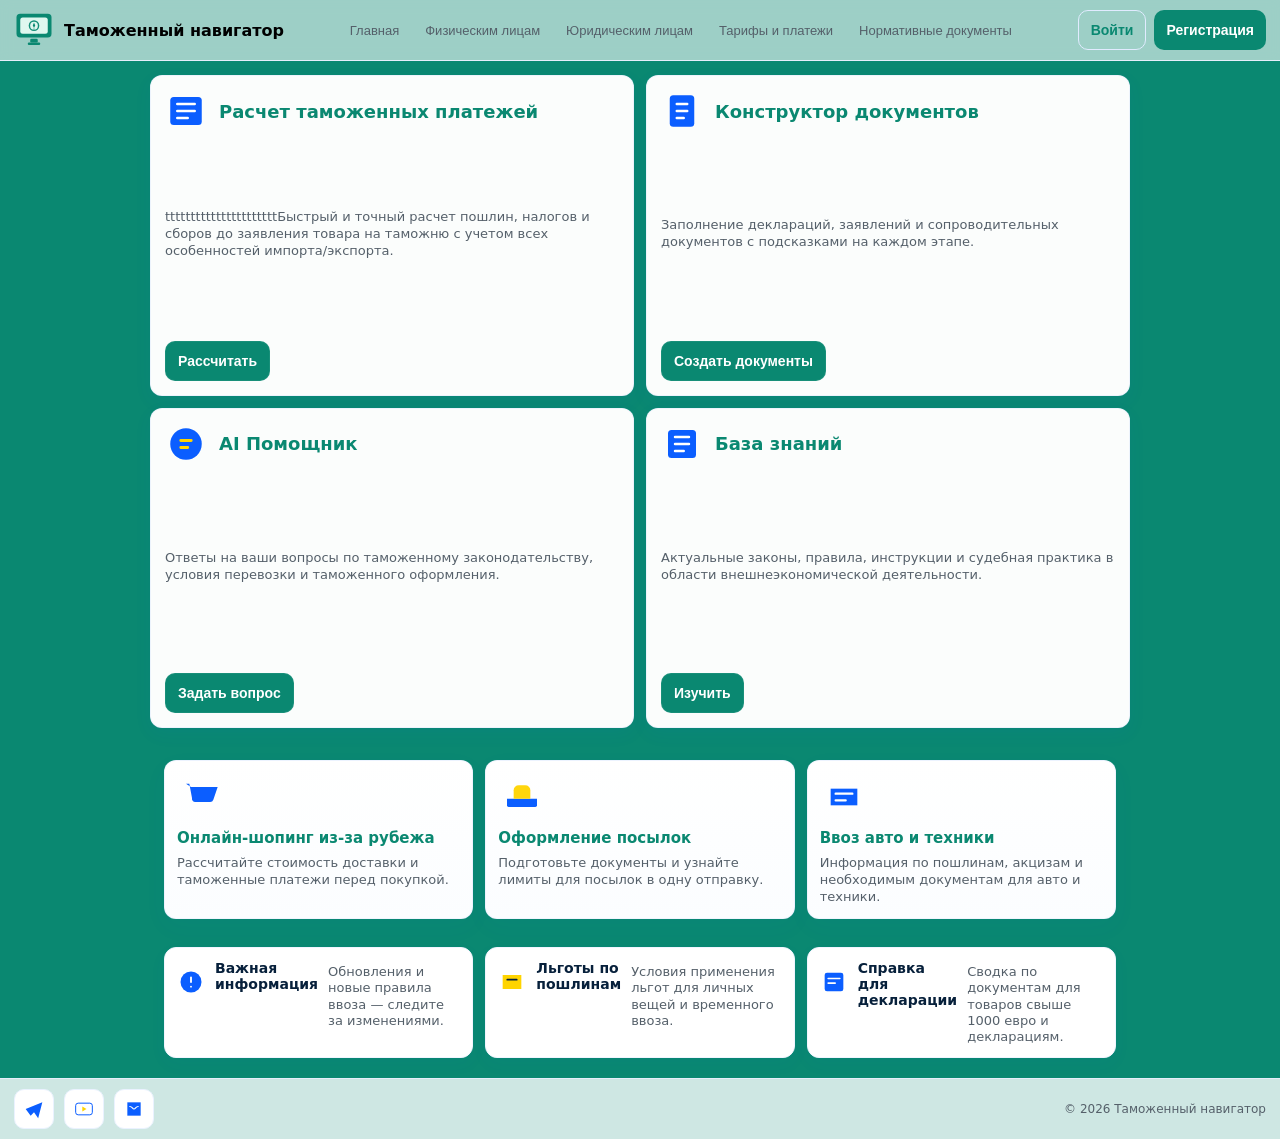
<file: index.html>
<!doctype html>
<html lang="ru">
<head>
  <meta charset="utf-8" />
  <meta name="viewport" content="width=device-width,initial-scale=1,viewport-fit=cover" />
  <title>Таможенный сервис — главная</title>
  <link rel="stylesheet" href="styles.css" />
  <script type="module" src="app.js" defer></script>
</head>
<body>
  <header class="topbar">
    <div class="brand">
      <svg class="logo" viewBox="0 0 64 64" aria-hidden>
        <!-- green monitor with compass -->
        <rect x="4" y="6" width="56" height="38" rx="6" fill="#0A8871" />
        <rect x="10" y="12" width="44" height="26" rx="4" fill="#dff7ef" />
        <!-- monitor stand -->
        <rect x="26" y="46" width="12" height="6" rx="2" fill="#0A8871" />
        <rect x="22" y="52" width="20" height="4" rx="2" fill="#0A8871" />
        <!-- compass circle centered in screen -->
        <g transform="translate(0,0)">
          <circle cx="32" cy="25" r="8.5" fill="#0A8871" opacity="0.95"/>
          <circle cx="32" cy="25" r="6.2" fill="#dff7ef"/>
          <!-- compass needle -->
          <g transform="translate(32,25)">
            <path d="M0 -5 L2 0 L0 2 L-2 0 Z" fill="#0A8871"/>
            <path d="M0 5 L0 -2" stroke="#0A8871" stroke-width="0.8" stroke-linecap="round"/>
          </g>
          <!-- center dot -->
          <circle cx="32" cy="25" r="1.2" fill="#0A8871"/>
        </g>
      </svg>
      <span class="brand-name">Таможенный навигатор</span>
    </div>

    <nav class="nav" role="navigation" aria-label="Главное меню">
      <button class="nav-item" data-target="home">Главная</button>
      <button class="nav-item" data-target="individuals">Физическим лицам</button>
      <button class="nav-item" data-target="business">Юридическим лицам</button>
      <button class="nav-item" data-target="tariffs">Тарифы и платежи</button>
      <button class="nav-item" data-target="docs">Нормативные документы</button>
    </nav>

    <div class="auth">
      <button id="login" class="btn outline">Войти</button>
      <button id="signup" class="btn primary">Регистрация</button>
    </div>
  </header>

  <main class="content" id="content" role="main">
    <!-- Four main cards in a grid -->
    <section class="grid">
      <article class="card" id="calc">
        <div class="card-head">
          <svg class="icon" viewBox="0 0 24 24" aria-hidden>
            <rect x="3" y="4" width="18" height="16" rx="2" fill="#0B5EFF"/>
            <path d="M7 8h10M7 12h10M7 16h6" stroke="#fff" stroke-width="1.4" stroke-linecap="round"/>
          </svg>
          <h3>Расчет таможенных платежей</h3>
        </div>
        <p class="desc">ttttttttttttttttttttttБыстрый и точный расчет пошлин, налогов и сборов до заявления товара на таможню с учетом всех особенностей импорта/экспорта.</p>
        <div class="card-actions">
          <button class="btn yellow" id="start-calc">Рассчитать</button>
        </div>
      </article>

      <article class="card" id="docs">
        <div class="card-head">
          <svg class="icon" viewBox="0 0 24 24" aria-hidden>
            <rect x="5" y="3" width="14" height="18" rx="2" fill="#0B5EFF"/>
            <path d="M9 8h6M9 12h6M9 16h4" stroke="#fff" stroke-width="1.4" stroke-linecap="round"/>
          </svg>
          <h3>Конструктор документов</h3>
        </div>
        <p class="desc">Заполнение деклараций, заявлений и сопроводительных документов с подсказками на каждом этапе.</p>
        <div class="card-actions">
          <button class="btn yellow-outline" id="create-docs">Создать документы</button>
        </div>
      </article>

      <article class="card" id="ai">
        <div class="card-head">
          <svg class="icon" viewBox="0 0 24 24" aria-hidden>
            <circle cx="12" cy="12" r="9" fill="#0B5EFF"/>
            <path d="M9 10h6M9 14h4" stroke="#FFD400" stroke-width="1.6" stroke-linecap="round"/>
          </svg>
          <h3>AI Помощник</h3>
        </div>
        <p class="desc">Ответы на ваши вопросы по таможенному законодательству, условия перевозки и таможенного оформления.</p>
        <div class="card-actions">
          <button class="btn yellow" id="ask-ai">Задать вопрос</button>
        </div>
      </article>

      <article class="card" id="kb">
        <div class="card-head">
          <svg class="icon" viewBox="0 0 24 24" aria-hidden>
            <rect x="4" y="4" width="16" height="16" rx="2" fill="#0B5EFF"/>
            <path d="M8 8h8M8 12h8M8 16h5" stroke="#fff" stroke-width="1.4" stroke-linecap="round"/>
          </svg>
          <h3>База знаний</h3>
        </div>
        <p class="desc">Актуальные законы, правила, инструкции и судебная практика в области внешнеэкономической деятельности.</p>
        <div class="card-actions">
          <button class="btn yellow-outline" id="open-kb">Изучить</button>
        </div>
      </article>
    </section>
  </main>

  <!-- Additional service panel: three main sections -->
  <section class="services" aria-label="Услуги">
    <div class="services-grid">
      <article class="service">
        <div class="svc-icon" aria-hidden>
          <svg viewBox="0 0 24 24"><path d="M3 4h2l1.6 8.6A2 2 0 0 0 8.5 15h9a2 2 0 0 0 1.9-1.4L22 6H6" fill="#0B5EFF"/></svg>
        </div>
        <h4>Онлайн-шопинг из-за рубежа</h4>
        <p>Рассчитайте стоимость доставки и таможенные платежи перед покупкой.</p>
      </article>

      <article class="service">
        <div class="svc-icon" aria-hidden>
          <svg viewBox="0 0 24 24"><path d="M3 13h18v4a1 1 0 0 1-1 1H4a1 1 0 0 1-1-1v-4z" fill="#0B5EFF"/><path d="M7 13V8a3 3 0 0 1 3-3h4a3 3 0 0 1 3 3v5" fill="#FFD400" opacity="0.95"/></svg>
        </div>
        <h4>Оформление посылок</h4>
        <p>Подготовьте документы и узнайте лимиты для посылок в одну отправку.</p>
      </article>

      <article class="service">
        <div class="svc-icon" aria-hidden>
          <svg viewBox="0 0 24 24"><path d="M4 7h16v10H4z" fill="#0B5EFF"/><path d="M7 10h10M7 14h6" stroke="#fff" stroke-width="1.4" stroke-linecap="round" fill="none"/></svg>
        </div>
        <h4>Ввоз авто и техники</h4>
        <p>Информация по пошлинам, акцизам и необходимым документам для авто и техники.</p>
      </article>
    </div>
  </section>

  <!-- Additional info blocks -->
  <section class="info-blocks" aria-label="Информация">
    <div class="info-grid">
      <div class="info">
        <div class="info-icon" aria-hidden>
          <svg viewBox="0 0 24 24"><circle cx="12" cy="12" r="9" fill="#0B5EFF"/><path d="M12 8v4M12 16h.01" stroke="#fff" stroke-width="1.6" stroke-linecap="round"/></svg>
        </div>
        <h5>Важная информация</h5>
        <p>Обновления и новые правила ввоза — следите за изменениями.</p>
      </div>

      <div class="info">
        <div class="info-icon" aria-hidden>
          <svg viewBox="0 0 24 24"><path d="M4 6h16v12H4z" fill="#FFD400"/><path d="M8 10h8" stroke="#07203b" stroke-width="1.6" stroke-linecap="round"/></svg>
        </div>
        <h5>Льготы по пошлинам</h5>
        <p>Условия применения льгот для личных вещей и временного ввоза.</p>
      </div>

      <div class="info">
        <div class="info-icon" aria-hidden>
          <svg viewBox="0 0 24 24"><rect x="4" y="4" width="16" height="16" rx="2" fill="#0B5EFF"/><path d="M7 9h10M7 13h6" stroke="#fff" stroke-width="1.4" stroke-linecap="round" fill="none"/></svg>
        </div>
        <h5>Справка для декларации</h5>
        <p>Сводка по документам для товаров свыше 1000 евро и декларациям.</p>
      </div>
    </div>
  </section>

  <footer class="footer" role="contentinfo">
    <div class="socials" aria-label="Социальные сети">
      <a href="#" class="social" title="Telegram" aria-label="Telegram">
        <svg viewBox="0 0 24 24" aria-hidden><path d="M2 12l20-8-5 19-5-7-4 4z" fill="#0B5EFF"/></svg>
      </a>
      <a href="#" class="social" title="YouTube" aria-label="YouTube">
        <svg viewBox="0 0 24 24" aria-hidden><path d="M10 15l5-3-5-3z" fill="#FFD400"/><rect x="2" y="5" width="20" height="14" rx="3" stroke="#0B5EFF" stroke-width="1.2" fill="none"/></svg>
      </a>
      <a href="#" class="social" title="VK" aria-label="VK">
        <svg viewBox="0 0 24 24" aria-hidden><path d="M4 4h16v16H4z" fill="#0B5EFF"/><path d="M7 9c3 0 3 3 5 3s2-3 5-3" stroke="#fff" stroke-width="1.4" stroke-linecap="round" fill="none"/></svg>
      </a>
    </div>
    <div class="small">© 2026 Таможенный навигатор</div>
  </footer>
</body>
</html>
</file>
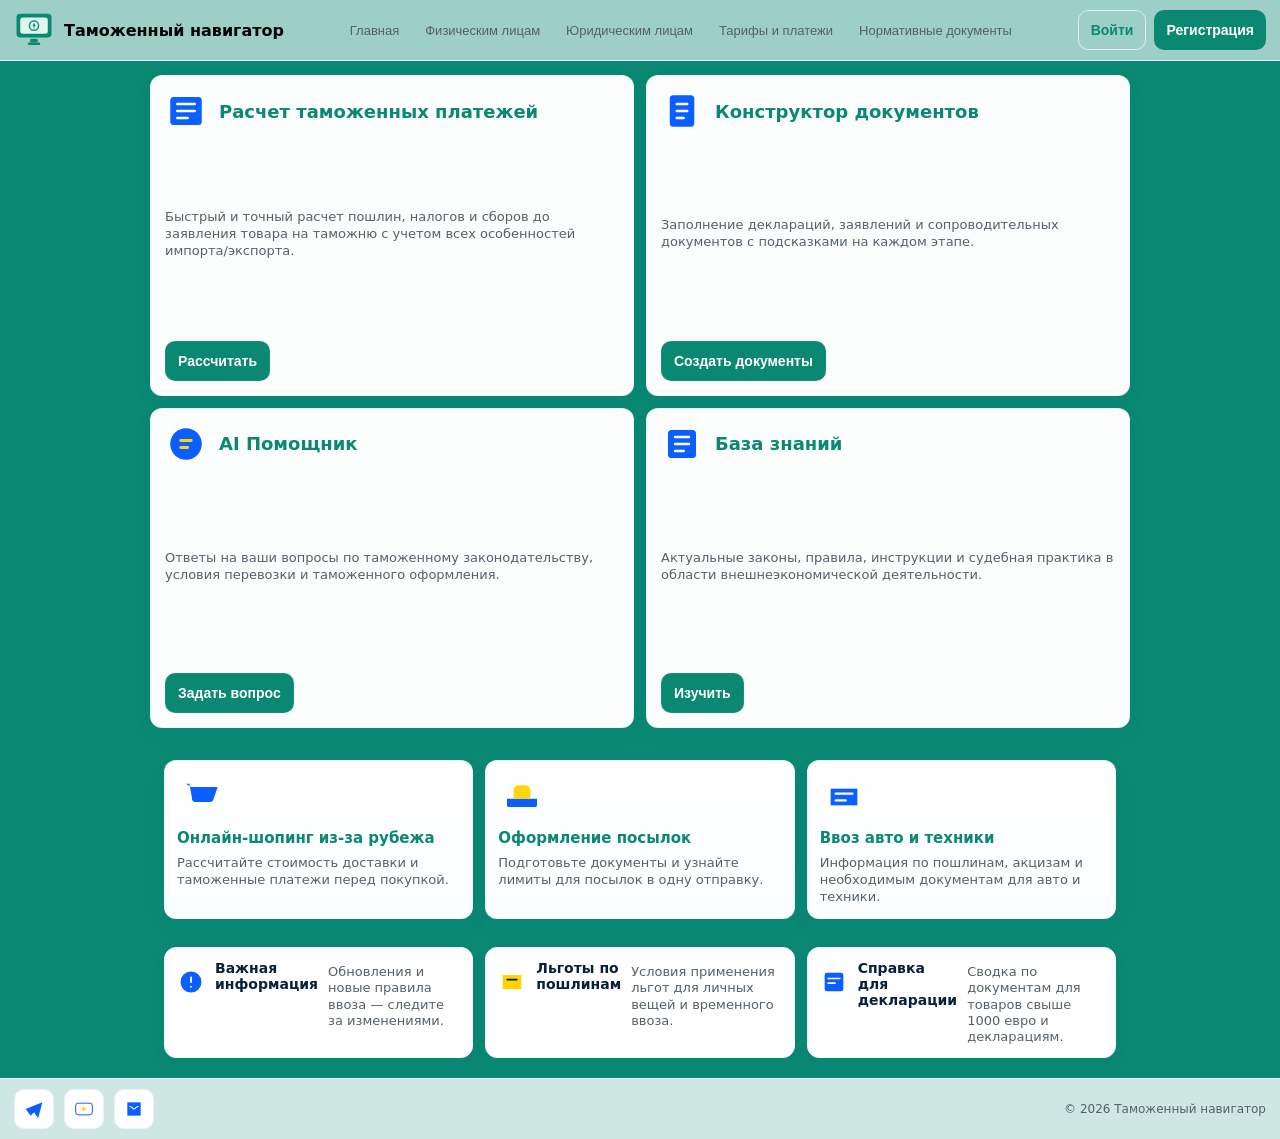
<file: code.html>
<!doctype html>
<html lang="ru">
<head>
  <meta charset="utf-8" />
  <meta name="viewport" content="width=device-width,initial-scale=1,viewport-fit=cover" />
  <title>Таможенный сервис — главная</title>
  <link rel="stylesheet" href="styles.css" />
  <script type="module" src="app.js" defer></script>
</head>
<body>
  <header class="topbar">
    <div class="brand">
      <svg class="logo" viewBox="0 0 64 64" aria-hidden>
        <!-- green monitor with compass -->
        <rect x="4" y="6" width="56" height="38" rx="6" fill="#0A8871" />
        <rect x="10" y="12" width="44" height="26" rx="4" fill="#dff7ef" />
        <!-- monitor stand -->
        <rect x="26" y="46" width="12" height="6" rx="2" fill="#0A8871" />
        <rect x="22" y="52" width="20" height="4" rx="2" fill="#0A8871" />
        <!-- compass circle centered in screen -->
        <g transform="translate(0,0)">
          <circle cx="32" cy="25" r="8.5" fill="#0A8871" opacity="0.95"/>
          <circle cx="32" cy="25" r="6.2" fill="#dff7ef"/>
          <!-- compass needle -->
          <g transform="translate(32,25)">
            <path d="M0 -5 L2 0 L0 2 L-2 0 Z" fill="#0A8871"/>
            <path d="M0 5 L0 -2" stroke="#0A8871" stroke-width="0.8" stroke-linecap="round"/>
          </g>
          <!-- center dot -->
          <circle cx="32" cy="25" r="1.2" fill="#0A8871"/>
        </g>
      </svg>
      <span class="brand-name">Таможенный навигатор</span>
    </div>

    <nav class="nav" role="navigation" aria-label="Главное меню">
      <button class="nav-item" data-target="home">Главная</button>
      <button class="nav-item" data-target="individuals">Физическим лицам</button>
      <button class="nav-item" data-target="business">Юридическим лицам</button>
      <button class="nav-item" data-target="tariffs">Тарифы и платежи</button>
      <button class="nav-item" data-target="docs">Нормативные документы</button>
    </nav>

    <div class="auth">
      <button id="login" class="btn outline">Войти</button>
      <button id="signup" class="btn primary">Регистрация</button>
    </div>
  </header>

  <main class="content" id="content" role="main">
    <!-- Four main cards in a grid -->
    <section class="grid">
      <article class="card" id="calc">
        <div class="card-head">
          <svg class="icon" viewBox="0 0 24 24" aria-hidden>
            <rect x="3" y="4" width="18" height="16" rx="2" fill="#0B5EFF"/>
            <path d="M7 8h10M7 12h10M7 16h6" stroke="#fff" stroke-width="1.4" stroke-linecap="round"/>
          </svg>
          <h3>Расчет таможенных платежей</h3>
        </div>
        <p class="desc">Быстрый и точный расчет пошлин, налогов и сборов до заявления товара на таможню с учетом всех особенностей импорта/экспорта.</p>
        <div class="card-actions">
          <button class="btn yellow" id="start-calc">Рассчитать</button>
        </div>
      </article>

      <article class="card" id="docs">
        <div class="card-head">
          <svg class="icon" viewBox="0 0 24 24" aria-hidden>
            <rect x="5" y="3" width="14" height="18" rx="2" fill="#0B5EFF"/>
            <path d="M9 8h6M9 12h6M9 16h4" stroke="#fff" stroke-width="1.4" stroke-linecap="round"/>
          </svg>
          <h3>Конструктор документов</h3>
        </div>
        <p class="desc">Заполнение деклараций, заявлений и сопроводительных документов с подсказками на каждом этапе.</p>
        <div class="card-actions">
          <button class="btn yellow-outline" id="create-docs">Создать документы</button>
        </div>
      </article>

      <article class="card" id="ai">
        <div class="card-head">
          <svg class="icon" viewBox="0 0 24 24" aria-hidden>
            <circle cx="12" cy="12" r="9" fill="#0B5EFF"/>
            <path d="M9 10h6M9 14h4" stroke="#FFD400" stroke-width="1.6" stroke-linecap="round"/>
          </svg>
          <h3>AI Помощник</h3>
        </div>
        <p class="desc">Ответы на ваши вопросы по таможенному законодательству, условия перевозки и таможенного оформления.</p>
        <div class="card-actions">
          <button class="btn yellow" id="ask-ai">Задать вопрос</button>
        </div>
      </article>

      <article class="card" id="kb">
        <div class="card-head">
          <svg class="icon" viewBox="0 0 24 24" aria-hidden>
            <rect x="4" y="4" width="16" height="16" rx="2" fill="#0B5EFF"/>
            <path d="M8 8h8M8 12h8M8 16h5" stroke="#fff" stroke-width="1.4" stroke-linecap="round"/>
          </svg>
          <h3>База знаний</h3>
        </div>
        <p class="desc">Актуальные законы, правила, инструкции и судебная практика в области внешнеэкономической деятельности.</p>
        <div class="card-actions">
          <button class="btn yellow-outline" id="open-kb">Изучить</button>
        </div>
      </article>
    </section>
  </main>

  <!-- Additional service panel: three main sections -->
  <section class="services" aria-label="Услуги">
    <div class="services-grid">
      <article class="service">
        <div class="svc-icon" aria-hidden>
          <svg viewBox="0 0 24 24"><path d="M3 4h2l1.6 8.6A2 2 0 0 0 8.5 15h9a2 2 0 0 0 1.9-1.4L22 6H6" fill="#0B5EFF"/></svg>
        </div>
        <h4>Онлайн-шопинг из-за рубежа</h4>
        <p>Рассчитайте стоимость доставки и таможенные платежи перед покупкой.</p>
      </article>

      <article class="service">
        <div class="svc-icon" aria-hidden>
          <svg viewBox="0 0 24 24"><path d="M3 13h18v4a1 1 0 0 1-1 1H4a1 1 0 0 1-1-1v-4z" fill="#0B5EFF"/><path d="M7 13V8a3 3 0 0 1 3-3h4a3 3 0 0 1 3 3v5" fill="#FFD400" opacity="0.95"/></svg>
        </div>
        <h4>Оформление посылок</h4>
        <p>Подготовьте документы и узнайте лимиты для посылок в одну отправку.</p>
      </article>

      <article class="service">
        <div class="svc-icon" aria-hidden>
          <svg viewBox="0 0 24 24"><path d="M4 7h16v10H4z" fill="#0B5EFF"/><path d="M7 10h10M7 14h6" stroke="#fff" stroke-width="1.4" stroke-linecap="round" fill="none"/></svg>
        </div>
        <h4>Ввоз авто и техники</h4>
        <p>Информация по пошлинам, акцизам и необходимым документам для авто и техники.</p>
      </article>
    </div>
  </section>

  <!-- Additional info blocks -->
  <section class="info-blocks" aria-label="Информация">
    <div class="info-grid">
      <div class="info">
        <div class="info-icon" aria-hidden>
          <svg viewBox="0 0 24 24"><circle cx="12" cy="12" r="9" fill="#0B5EFF"/><path d="M12 8v4M12 16h.01" stroke="#fff" stroke-width="1.6" stroke-linecap="round"/></svg>
        </div>
        <h5>Важная информация</h5>
        <p>Обновления и новые правила ввоза — следите за изменениями.</p>
      </div>

      <div class="info">
        <div class="info-icon" aria-hidden>
          <svg viewBox="0 0 24 24"><path d="M4 6h16v12H4z" fill="#FFD400"/><path d="M8 10h8" stroke="#07203b" stroke-width="1.6" stroke-linecap="round"/></svg>
        </div>
        <h5>Льготы по пошлинам</h5>
        <p>Условия применения льгот для личных вещей и временного ввоза.</p>
      </div>

      <div class="info">
        <div class="info-icon" aria-hidden>
          <svg viewBox="0 0 24 24"><rect x="4" y="4" width="16" height="16" rx="2" fill="#0B5EFF"/><path d="M7 9h10M7 13h6" stroke="#fff" stroke-width="1.4" stroke-linecap="round" fill="none"/></svg>
        </div>
        <h5>Справка для декларации</h5>
        <p>Сводка по документам для товаров свыше 1000 евро и декларациям.</p>
      </div>
    </div>
  </section>

  <footer class="footer" role="contentinfo">
    <div class="socials" aria-label="Социальные сети">
      <a href="#" class="social" title="Telegram" aria-label="Telegram">
        <svg viewBox="0 0 24 24" aria-hidden><path d="M2 12l20-8-5 19-5-7-4 4z" fill="#0B5EFF"/></svg>
      </a>
      <a href="#" class="social" title="YouTube" aria-label="YouTube">
        <svg viewBox="0 0 24 24" aria-hidden><path d="M10 15l5-3-5-3z" fill="#FFD400"/><rect x="2" y="5" width="20" height="14" rx="3" stroke="#0B5EFF" stroke-width="1.2" fill="none"/></svg>
      </a>
      <a href="#" class="social" title="VK" aria-label="VK">
        <svg viewBox="0 0 24 24" aria-hidden><path d="M4 4h16v16H4z" fill="#0B5EFF"/><path d="M7 9c3 0 3 3 5 3s2-3 5-3" stroke="#fff" stroke-width="1.4" stroke-linecap="round" fill="none"/></svg>
      </a>
    </div>
    <div class="small">© 2026 Таможенный навигатор</div>
  </footer>
</body>
</html>
</file>
<file: styles.css>
:root{
  --blue:#0A8871;      /* primary teal */
  --yellow:#FF6B6B;    /* accent coral */
  --white:#ffffff;
  --muted:#55606a;     /* slightly warmer muted */
  --card-bg:#fbfdfc;   /* very light neutral surface */
  --radius:12px;
  --gap:12px;
  --pad:14px;
  font-family: Inter, system-ui, -apple-system, "Segoe UI", Roboto, "Helvetica Neue", Arial;
  -webkit-font-smoothing:antialiased;
  -moz-osx-font-smoothing:grayscale;
}

*{box-sizing:border-box}
html,body{height:100%}
body{
  margin:0;
  background:var(--blue);
  color:var(--white);
  display:flex;
  flex-direction:column;
  min-height:100vh;
  -webkit-tap-highlight-color:transparent;
}

/* Topbar */
.topbar{
  display:flex;
  align-items:center;
  justify-content:space-between;
  padding:10px var(--pad);
  gap:8px;
  background:rgba(255,255,255,0.6);
  backdrop-filter:blur(6px);
  border-bottom:1px solid #e6eefb;
}

.brand{display:flex;align-items:center;gap:10px}
.logo{width:40px;height:40px}
.brand-name{font-weight:700;color:#000;font-size:16px}

/* nav */
.nav{
  display:flex;
  gap:6px;
  align-items:center;
}
.nav-item{
  background:transparent;
  border:none;
  color:var(--muted);
  padding:8px 10px;
  border-radius:10px;
  font-size:13px;
}
.nav-item:active,.nav-item.active{background:#eaf2ff;color:var(--blue)}

/* Auth buttons */
.auth{display:flex;gap:8px;align-items:center}
.btn{
  min-height:40px;
  padding:8px 12px;
  border-radius:10px;
  font-weight:600;
  font-size:14px;
  cursor:pointer;
  border:none;
}
.btn.primary{background:var(--blue);color:var(--white)}
.btn.outline{background:transparent;border:1px solid #e1ebff;color:var(--blue)}
.btn.yellow{
  background:var(--blue);
  color:var(--white);
  border:1px solid rgba(255,255,255,0.06);
}
.btn.yellow-outline{
  background:var(--blue);
  color:var(--white);
  border:1px solid rgba(255,255,255,0.06);
}

/* Main content fits remaining space: ensure single-screen layout */
.content{
  flex:1;
  display:flex;
  align-items:center;
  justify-content:center;
  padding:14px;
}

/* Grid of 2x2 cards that fit one screen height */
.grid{
  width:100%;
  max-width:980px;
  display:grid;
  grid-template-columns:repeat(2,1fr);
  grid-template-rows:repeat(2,1fr);
  gap:var(--gap);
  align-items:stretch;
  aspect-ratio: 3 / 2; /* helps keep everything on one screen */
}

/* Card */
.card{
  background:var(--card-bg);
  border-radius:var(--radius);
  padding:14px;
  display:flex;
  flex-direction:column;
  justify-content:space-between;
  box-shadow: 0 6px 18px rgba(11,94,255,0.06);
  border:1px solid rgba(11,94,255,0.06);
}
.card-head{display:flex;gap:12px;align-items:center}
.icon{width:42px;height:42px;flex:0 0 42px;border-radius:9px}
.card h3{margin:0;font-size:18px;color:var(--blue)}
.desc{margin:8px 0 12px;color:var(--muted);font-size:13px;line-height:1.3}
.card-actions{display:flex;gap:8px}

/* Services panel */
.services{width:100%;max-width:980px;margin:18px auto;padding:0 14px}
.services-grid{
  display:grid;
  grid-template-columns:repeat(3,1fr);
  gap:12px;
  align-items:stretch;
}
.service{
  background:linear-gradient(180deg,var(--white),#fbfdff);
  border:1px solid rgba(11,94,255,0.06);
  border-radius:12px;padding:12px;display:flex;flex-direction:column;gap:8px;align-items:flex-start;
  box-shadow:0 8px 24px rgba(11,94,255,0.04);
}
.svc-icon{width:48px;height:48px;border-radius:10px;display:flex;align-items:center;justify-content:center}
.svc-icon svg{width:40px;height:40px}
.service h4{margin:0;font-size:15px;color:var(--blue)}
.service p{margin:0;color:var(--muted);font-size:13px;line-height:1.3}

/* Info blocks */
.info-blocks{width:100%;max-width:980px;margin:10px auto 20px;padding:0 14px}
.info-grid{display:grid;grid-template-columns:repeat(3,1fr);gap:12px}
.info{
  display:flex;gap:10px;align-items:flex-start;background:#fff;border-radius:12px;padding:12px;border:1px solid #f0f5ff;
  box-shadow:0 6px 18px rgba(11,94,255,0.04);
}
.info-icon{width:44px;height:44px;border-radius:10px;display:flex;align-items:center;justify-content:center}
.info-icon svg{width:28px;height:28px}
.info h5{margin:0;font-size:14px;color:#07203b}
.info p{margin:4px 0 0;color:var(--muted);font-size:13px;line-height:1.25}

/* Footer pinned */
.footer{
  display:flex;
  align-items:center;
  justify-content:space-between;
  padding:10px 14px;
  gap:12px;
  border-top:1px solid #e6eefb;
  background:rgba(255,255,255,0.8);
}
.socials{display:flex;gap:10px}
.social{
  width:40px;height:40px;border-radius:10px;display:inline-flex;align-items:center;justify-content:center;
  background:#fff;border:1px solid #eaf2ff;
  text-decoration:none;color:var(--blue)
}
.social svg{width:20px;height:20px}
.small{font-size:12px;color:var(--muted)}

/* Responsive tweaks */
@media (max-width:880px){
  .services-grid,.info-grid{grid-template-columns:1fr 1fr}
}
@media (max-width:640px){
  .topbar{padding:8px}
  .nav{display:none}
  .brand-name{display:none}
  .grid{grid-template-columns:1fr;grid-template-rows:repeat(4,1fr);aspect-ratio: 9/16}
  .service{flex-direction:row;align-items:center}
  .services-grid,.info-grid{grid-template-columns:1fr}
  .card{padding:12px}
  .icon{width:36px;height:36px}
  .btn{min-height:44px;padding:10px 12px}
  .footer{padding:10px}
}

/* Responsive: single column on narrow screens while keeping everything visible without vertical scroll
   We prioritize scaling cards via aspect-ratio and smaller gaps */
@media (max-width:640px){
  .topbar{padding:8px}
  .nav{display:none}
  .brand-name{display:none}
  .grid{grid-template-columns:1fr;grid-template-rows:repeat(4,1fr);aspect-ratio: 9/16}
  .card{padding:12px}
  .icon{width:36px;height:36px}
  .btn{min-height:44px;padding:10px 12px}
  .footer{padding:10px}
}
</file>
